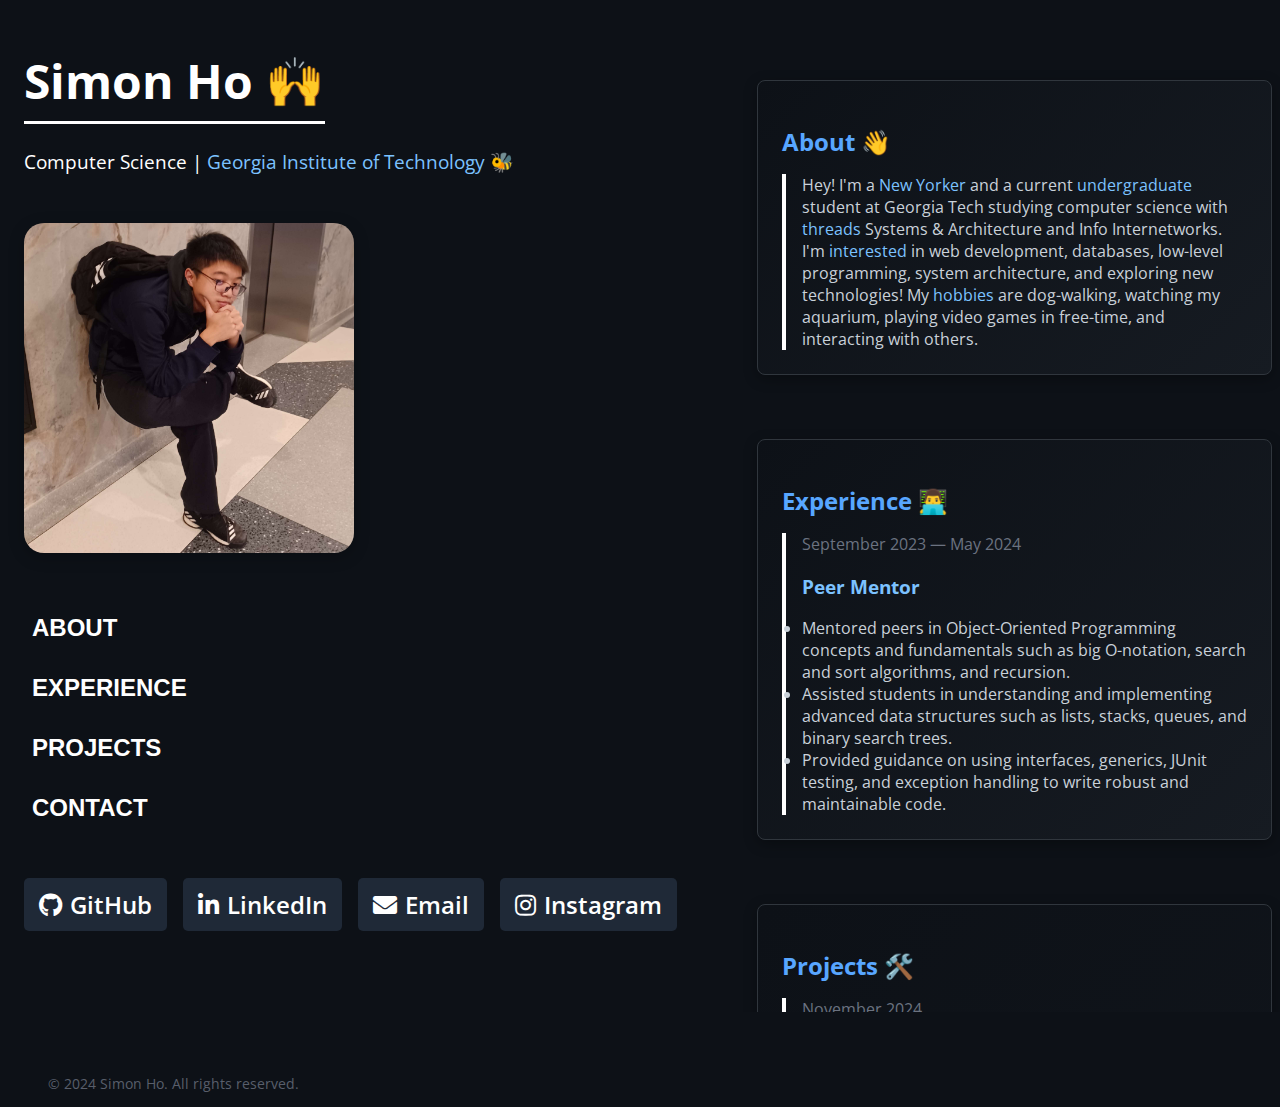
<file: index.html>
<!DOCTYPE html>
<html lang="en">
  <head>
    <meta charset="UTF-8" />
    <meta name="viewport" content="width=device-width, initial-scale=1.0" />
    <title>Simon Ho</title>
    <!-- Link to external CSS and JS files -->
    <link rel="stylesheet" href="styles.css" />
    <link
      rel="stylesheet"
      href="https://cdnjs.cloudflare.com/ajax/libs/font-awesome/5.15.3/css/all.min.css"
    />
    <link
      href="https://fonts.googleapis.com/css?family=Open+Sans:300,400,600,700&display=swap"
      rel="stylesheet"
    />
    <link
      rel="stylesheet"
      href="https://cdnjs.cloudflare.com/ajax/libs/font-awesome/5.15.3/css/all.min.css"
    />

    <script src="app.js" defer></script>
  </head>
  <body>
    <div class="container">
      <div class="grid-container">
        <div>
          <h1 class="name-title">Simon Ho 🙌</h1>

          <p class="subtitle">
            Computer Science |
            <span class="blue-color">Georgia Institute of Technology 🐝 </span>
          </p>

          <p class="city"></p>
          <div class="profile-photo-container">
            <img
              src="whatamidoing.jpg"
              alt="Profile Photo"
              class="profile-photo"
            />
          </div>
          <div class="section">
            <button onclick="scrollToSection('about')" class="section-button">
              ABOUT
            </button>
            <button
              onclick="scrollToSection('experience')"
              class="section-button"
            >
              EXPERIENCE
            </button>
            <button
              onclick="scrollToSection('projects')"
              class="section-button"
            >
              PROJECTS
            </button>
            <button onclick="scrollToSection('contact')" class="section-button">
              CONTACT
            </button>
          </div>

          <div class="social-links">
            <a
              href="https://github.com/Nomitto"
              target="_blank"
              class="link-button github-button"
            >
              <i class="fab fa-github"></i> GitHub
            </a>
            <a
              href="https://www.linkedin.com/in/simon-ho-gatech/"
              target="_blank"
              class="link-button linkedin-button"
            >
              <i class="fab fa-linkedin-in"></i> LinkedIn
            </a>
            <a
              href="mailto:shonomis6788@gmail.com"
              class="link-button email-button"
            >
              <i class="fas fa-envelope"></i> Email
            </a>
            <a
              href="https://www.instagram.com/boredsimon/profilecard/?igsh=MWZsd3NrNWVzbDZqaw=="
              target="_blank"
              class="link-button instagram-button"
            >
              <i class="fab fa-instagram"></i> Instagram
            </a>
          </div>
        </div>
        <div class="space-y-6 scroll-container">
          <section id="about">
            <div class="github-box">
              <h2>About 👋</h2>
              <div class="bordered-box">
                <p>
                  Hey! I'm a
                  <span class="blue-color">New Yorker</span> and a current
                  <span class="blue-color">undergraduate</span> student at
                  Georgia Tech studying computer science with
                  <span class="blue-color">threads </span> Systems &
                  Architecture and Info Internetworks. I'm
                  <span class="blue-color">interested</span> in web development,
                  databases, low-level programming, system architecture, and
                  exploring new technologies! My
                  <span class="blue-color">hobbies</span> are dog-walking,
                  watching my aquarium, playing video games in free-time, and
                  interacting with others.
                </p>
              </div>
            </div>
          </section>
          <section id="experience">
            <div class="github-box">
              <h2>Experience 👨‍💻</h2>
              <div class="bordered-box">
                <p class="text-gray-500">September 2023 — May 2024</p>
                <h3><span class="blue-color">Peer Mentor</span></h3>
                <li>
                  Mentored peers in Object-Oriented Programming concepts and
                  fundamentals such as big O-notation, search and sort
                  algorithms, and recursion.
                </li>
                <li>
                  Assisted students in understanding and implementing advanced
                  data structures such as lists, stacks, queues, and binary
                  search trees.
                </li>
                <li>
                  Provided guidance on using interfaces, generics, JUnit
                  testing, and exception handling to write robust and
                  maintainable code.
                </li>
              </div>
            </div>
          </section>
          <section id="projects">
            <div class="github-box">
              <h2>Projects 🛠️</h2>

              <div class="bordered-box">
                <p class="text-gray-500">November 2024</p>
                <h3 class="blue-color">This Website</h3>
                <ul>
                  <li style="margin-bottom: 1rem">
                    This portfolio website was made with vanilla HTML, CSS, and
                    Javascript!
                  </li>
                  <li style="margin-bottom: 1rem">
                    Hosts my social media links, projects, and experience.
                  </li>
                  <div style="margin-bottom: 3rem" class="tech-tags">
                    <span class="tech-tag">JavaScript</span>
                    <span class="tech-tag">CSS</span>
                    <span class="tech-tag">HTML</span>
                  </div>
                </ul>
              </div>

              <div class="bordered-box">
                <p class="text-gray-500">September 2024</p>
                <h3 class="blue-color">
                  GroupSync
                  <button
                    onclick="window.open('https://github.com/Nomitto/GroupSyncHackathon', '_blank')"
                    class="project-button"
                  >
                    <i class="fas fa-external-link-alt"></i>
                  </button>
                </h3>

                <ul>
                  <li>
                    Created a group calendar web application at HackGT 2024
                    using React, Node.js, and Firebase, enabling users to share
                    availability and form a heatmap of available times for
                    friend meetups.
                  </li>
                  <li style="margin-bottom: 1rem">
                    Utilized Google Calendar API for fetching user availability
                    with FreeBusy query.
                  </li>
                  <div style="margin-bottom: 3rem" class="tech-tags">
                    <span class="tech-tag">JavaScript</span>
                    <span class="tech-tag">TypeScript</span>
                    <span class="tech-tag">React</span>
                    <span class="tech-tag">HTML</span>
                    <span class="tech-tag">CSS</span>
                    <span class="tech-tag">Node.js</span>
                    <span class="tech-tag">Firebase</span>
                    <span class="tech-tag">Git</span>
                  </div>
                </ul>
              </div>

              <div class="bordered-box">
                <p class="text-gray-500">October 2023</p>
                <h3 class="blue-color">
                  Animal Of The Day
                  <button
                    onclick="window.open('https://www.simonho.io/animal-of-the-day', '_blank')"
                    class="project-button"
                  >
                    <i class="fas fa-external-link-alt"></i>
                  </button>
                </h3>
                <ul>
                  <li style="margin-bottom: 1rem">
                    Built a full-stack web application using Flask and
                    JavaScript that fetches and displays information about
                    different animals dynamically using the OpenAI GPT 3.5 API.
                  </li>
                  <li style="margin-bottom: 1rem">
                    Deployed completed web app to a DigitalOcean VM.
                  </li>
                  <div style="margin-bottom: 3rem" class="tech-tags">
                    <span class="tech-tag">JavaScript</span>
                    <span class="tech-tag">HTML</span>
                    <span class="tech-tag">CSS</span>
                    <span class="tech-tag">Flask</span>
                    <span class="tech-tag">Web-Scraping</span>
                  </div>
                </ul>
              </div>

              <div class="bordered-box">
                <p class="text-gray-500">Feburary 2024</p>
                <h3 class="blue-color">Red-Black-Tree Song Searcher</h3>
                <ul>
                  <li style="margin-bottom: 1rem">
                    Developed a full-stack song application with a partner,
                    implementing a Red-Black Tree algorithm for efficient song
                    searching.
                  </li>
                  <li style="margin-bottom: 1rem">
                    Built backend logic to read CSV files and implemented
                    methods to filter songs based on user input.
                  </li>
                  <div style="margin-bottom: 3rem" class="tech-tags">
                    <span class="tech-tag">Java</span>
                    <span class="tech-tag">Git</span>
                    <span class="tech-tag">Bash</span>
                  </div>
                </ul>
              </div>

              <div class="bordered-box">
                <p class="text-gray-500">November 2023</p>
                <h3 class="blue-color">
                  Complexify AI Art Editor
                  <button
                    onclick="window.open('https://github.com/Sheeper23/complexify', '_blank')"
                    class="project-button"
                  >
                    <i class="fas fa-external-link-alt"></i>
                  </button>
                </h3>
                <ul>
                  <li style="margin-bottom: 1rem">
                    Developed a full-stack web application using React and
                    Tailwind, with a Flask backend at MadHacks 2023.
                  </li>
                  <li style="margin-bottom: 1rem">
                    Integrated OpenAI DALL-E to transform user sketches into
                    sophisticated drawings.
                  </li>
                  <div style="margin-bottom: 3rem" class="tech-tags">
                    <span class="tech-tag">React</span>
                    <span class="tech-tag">HTML</span>
                    <span class="tech-tag">CSS</span>
                    <span class="tech-tag">Flask</span>
                    <span class="tech-tag">Tailwind</span>
                  </div>
                </ul>
              </div>

              <div class="bordered-box">
                <p class="text-gray-500">September 2023</p>
                <h3 class="blue-color">
                  To-Do List
                  <button
                    onclick="window.open('https://www.simonho.io/to-do/', '_blank')"
                    class="project-button"
                  >
                    <i class="fas fa-external-link-alt"></i>
                  </button>
                </h3>
                <ul>
                  <li style="margin-bottom: 1rem">
                    Built client-sided, Front End To-Do application including
                    features such as functioning checkboxes and deletion of
                    tasks with HTML, JS, and CSS
                  </li>
                  <li style="margin-bottom: 1rem">
                    Added engaging animations for query text boxes and item
                    hover effects
                  </li>
                  <div style="margin-bottom: 3rem" class="tech-tags">
                    <span class="tech-tag">JavaScript</span>
                    <span class="tech-tag">HTML</span>
                    <span class="tech-tag">CSS</span>
                  </div>
                </ul>
              </div>
            </div>
          </section>
          <section id="contact">
            <h2 class="blue-color">Contact 📬</h2>
            <p>
              You can contact me by clicking any of the social media icons on
              the left! Or feel free to reachout on
              <span class="blue-color">Discord </span> at
              <span class="blue-color">BoredSimon </span>
            </p>
          </section>
        </div>
      </div>
    </div>
    <footer class="footer-trademark">
      <p>&copy; 2024 Simon Ho. All rights reserved.</p>
    </footer>
  </body>
</html>
</file>
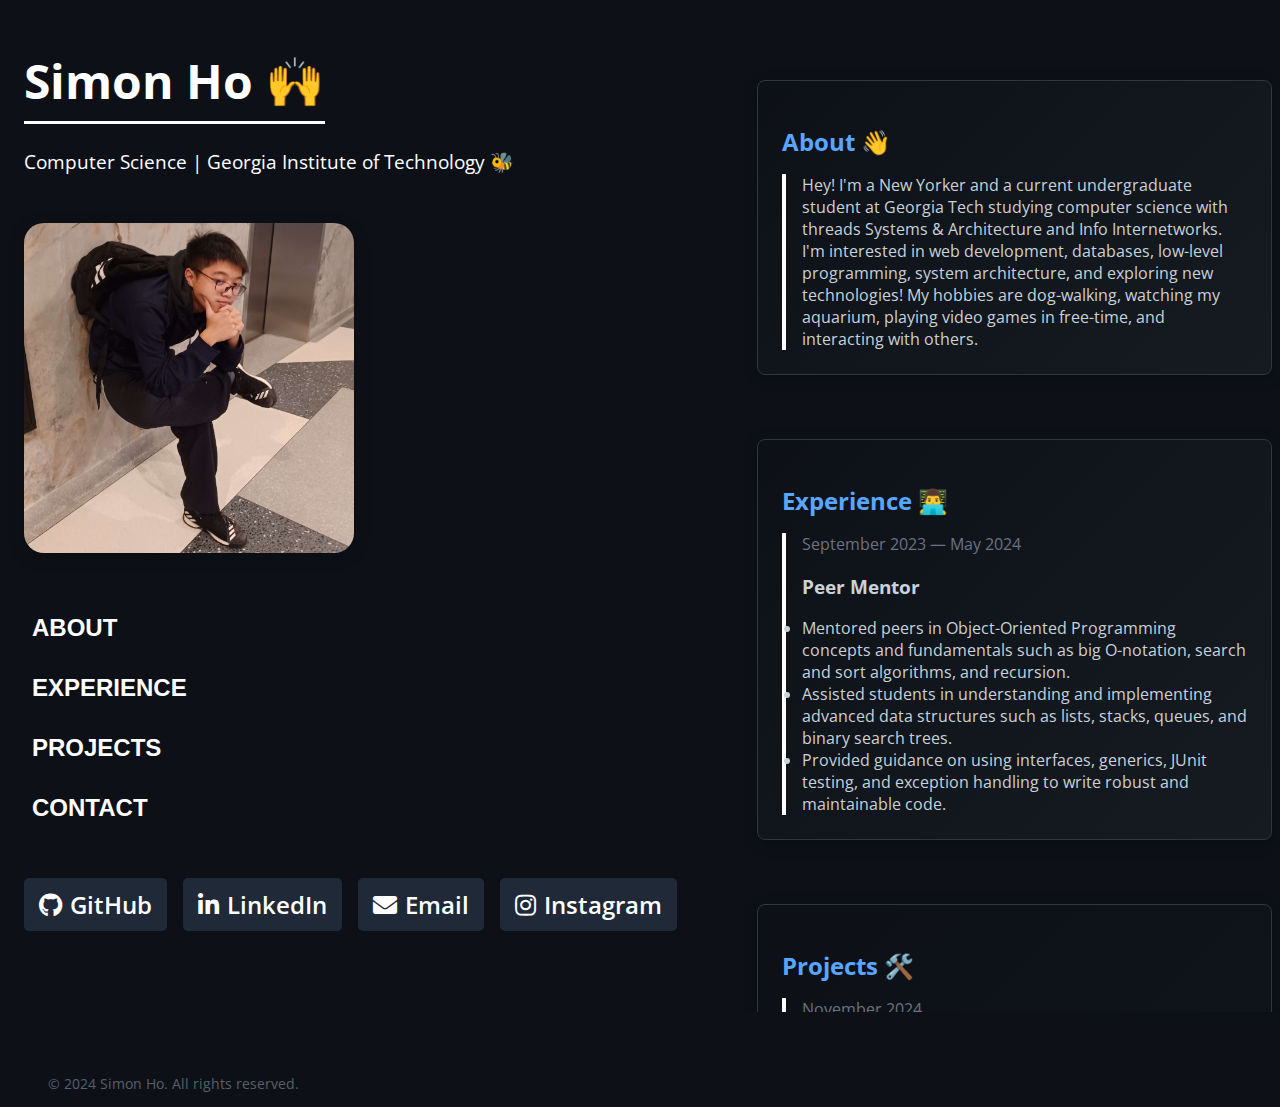
<file: src/index.html>
<!DOCTYPE html>
<html lang="en">
  <head>
    <meta charset="UTF-8" />
    <meta name="viewport" content="width=device-width, initial-scale=1.0" />
    <title>Simon Ho</title>
    <!-- Link to external CSS and JS files -->
    <link rel="stylesheet" href="styles.css" />
    <link
      rel="stylesheet"
      href="https://cdnjs.cloudflare.com/ajax/libs/font-awesome/5.15.3/css/all.min.css"
    />
    <link
      href="https://fonts.googleapis.com/css?family=Open+Sans:300,400,600,700&display=swap"
      rel="stylesheet"
    />
    <link
      rel="stylesheet"
      href="https://cdnjs.cloudflare.com/ajax/libs/font-awesome/5.15.3/css/all.min.css"
    />

    <script src="app.js" defer></script>
  </head>
  <body>
    <div class="container">
      <div class="grid-container">
        <div>
          <h1 class="name-title">Simon Ho 🙌</h1>

          <p class="subtitle">
            Computer Science |
            <span class="blue-color">Georgia Institute of Technology 🐝 </span>
          </p>

          <p class="city"></p>
          <div class="profile-photo-container">
            <img
              src="whatamidoing.jpg"
              alt="Profile Photo"
              class="profile-photo"
            />
          </div>
          <div class="section">
            <button onclick="scrollToSection('about')" class="section-button">
              ABOUT
            </button>
            <button
              onclick="scrollToSection('experience')"
              class="section-button"
            >
              EXPERIENCE
            </button>
            <button
              onclick="scrollToSection('projects')"
              class="section-button"
            >
              PROJECTS
            </button>
            <button onclick="scrollToSection('contact')" class="section-button">
              CONTACT
            </button>
          </div>

          <div class="social-links">
            <a
              href="https://github.com/Nomitto"
              target="_blank"
              class="link-button github-button"
            >
              <i class="fab fa-github"></i> GitHub
            </a>
            <a
              href="https://www.linkedin.com/in/simon-ho-gatech/"
              target="_blank"
              class="link-button linkedin-button"
            >
              <i class="fab fa-linkedin-in"></i> LinkedIn
            </a>
            <a
              href="mailto:shonomis6788@gmail.com"
              class="link-button email-button"
            >
              <i class="fas fa-envelope"></i> Email
            </a>
            <a
              href="https://www.instagram.com/boredsimon/profilecard/?igsh=MWZsd3NrNWVzbDZqaw=="
              target="_blank"
              class="link-button instagram-button"
            >
              <i class="fab fa-instagram"></i> Instagram
            </a>
          </div>
        </div>
        <div class="space-y-6 scroll-container">
          <section id="about">
            <div class="github-box">
              <h2>About 👋</h2>
              <div class="bordered-box">
                <p>
                  Hey! I'm a
                  <span class="blue-color">New Yorker</span> and a current
                  <span class="blue-color">undergraduate</span> student at
                  Georgia Tech studying computer science with
                  <span class="blue-color">threads </span> Systems &
                  Architecture and Info Internetworks. I'm
                  <span class="blue-color">interested</span> in web development,
                  databases, low-level programming, system architecture, and
                  exploring new technologies! My
                  <span class="blue-color">hobbies</span> are dog-walking,
                  watching my aquarium, playing video games in free-time, and
                  interacting with others.
                </p>
              </div>
            </div>
          </section>
          <section id="experience">
            <div class="github-box">
              <h2>Experience 👨‍💻</h2>
              <div class="bordered-box">
                <p class="text-gray-500">September 2023 — May 2024</p>
                <h3><span class="blue-color">Peer Mentor</span></h3>
                <li>
                  Mentored peers in Object-Oriented Programming concepts and
                  fundamentals such as big O-notation, search and sort
                  algorithms, and recursion.
                </li>
                <li>
                  Assisted students in understanding and implementing advanced
                  data structures such as lists, stacks, queues, and binary
                  search trees.
                </li>
                <li>
                  Provided guidance on using interfaces, generics, JUnit
                  testing, and exception handling to write robust and
                  maintainable code.
                </li>
              </div>
            </div>
          </section>
          <section id="projects">
            <div class="github-box">
              <h2>Projects 🛠️</h2>

              <div class="bordered-box">
                <p class="text-gray-500">November 2024</p>
                <h3 class="blue-color">This Website</h3>
                <ul>
                  <li style="margin-bottom: 1rem">
                    This portfolio website was made with vanilla HTML, CSS, and
                    Javascript!
                  </li>
                  <li style="margin-bottom: 1rem">
                    Hosts my social media links, projects, and experience.
                  </li>
                </ul>
                <div style="margin-bottom: 3rem" class="tech-tags">
                  <span class="tech-tag">JavaScript</span>
                  <span class="tech-tag">CSS</span>
                  <span class="tech-tag">HTML</span>
                </div>
              </div>

              <div class="bordered-box">
                <p class="text-gray-500">September 2024</p>
                <h3 class="blue-color">
                  GroupSync
                  <button
                    onclick="window.open('https://github.com/Nomitto/GroupSyncHackathon', '_blank')"
                    class="project-button"
                  >
                    <i class="fas fa-external-link-alt"></i>
                  </button>
                </h3>

                <ul>
                  <li>
                    Created a group calendar web application at HackGT 2024
                    using React, Node.js, and Firebase, enabling users to share
                    availability and form a heatmap of available times for
                    friend meetups.
                  </li>
                  <li style="margin-bottom: 1rem">
                    Utilized Google Calendar API for fetching user availability
                    with FreeBusy query.
                  </li>
                  <div style="margin-bottom: 3rem" class="tech-tags">
                    <span class="tech-tag">JavaScript</span>
                    <span class="tech-tag">TypeScript</span>
                    <span class="tech-tag">React</span>
                    <span class="tech-tag">HTML</span>
                    <span class="tech-tag">CSS</span>
                    <span class="tech-tag">Node.js</span>
                    <span class="tech-tag">Firebase</span>
                    <span class="tech-tag">Git</span>
                  </div>
                </ul>
              </div>

              <div class="bordered-box">
                <p class="text-gray-500">October 2023</p>
                <h3 class="blue-color">
                  Animal Of The Day
                  <button
                    onclick="window.open('https://simonho.io/animal-of-the-day', '_blank')"
                    class="project-button"
                  >
                    <i class="fas fa-external-link-alt"></i>
                  </button>
                </h3>
                <ul>
                  <li style="margin-bottom: 1rem">
                    Built a full-stack web application using Flask and
                    JavaScript that fetches and displays information about
                    different animals dynamically using the OpenAI GPT 3.5 API.
                  </li>
                  <li style="margin-bottom: 1rem">
                    Deployed completed web app to a DigitalOcean VM.
                  </li>
                  <div style="margin-bottom: 3rem" class="tech-tags">
                    <span class="tech-tag">JavaScript</span>
                    <span class="tech-tag">HTML</span>
                    <span class="tech-tag">CSS</span>
                    <span class="tech-tag">Flask</span>
                    <span class="tech-tag">Web-Scraping</span>
                  </div>
                </ul>
              </div>

              <div class="bordered-box">
                <p class="text-gray-500">Feburary 2024</p>
                <h3 class="blue-color">Red-Black-Tree Song Searcher</h3>
                <ul>
                  <li style="margin-bottom: 1rem">
                    Developed a full-stack song application with a partner,
                    implementing a Red-Black Tree algorithm for efficient song
                    searching.
                  </li>
                  <li style="margin-bottom: 1rem">
                    Built backend logic to read CSV files and implemented
                    methods to filter songs based on user input.
                  </li>
                </ul>
                <div style="margin-bottom: 3rem" class="tech-tags">
                  <span class="tech-tag">Java</span>
                  <span class="tech-tag">Git</span>
                  <span class="tech-tag">Bash</span>
                </div>
              </div>

              <div class="bordered-box">
                <p class="text-gray-500">November 2023</p>
                <h3 class="blue-color">
                  Complexify AI Art Editor
                  <button
                    onclick="window.open('https://github.com/Sheeper23/complexify', '_blank')"
                    class="project-button"
                  >
                    <i class="fas fa-external-link-alt"></i>
                  </button>
                </h3>
                <ul>
                  <li style="margin-bottom: 1rem">
                    Developed a full-stack web application using React and
                    Tailwind, with a Flask backend at MadHacks 2023.
                  </li>
                  <li style="margin-bottom: 1rem">
                    Integrated OpenAI DALL-E to transform user sketches into
                    sophisticated drawings.
                  </li>
                </ul>
                <div style="margin-bottom: 3rem" class="tech-tags">
                  <span class="tech-tag">React</span>
                  <span class="tech-tag">HTML</span>
                  <span class="tech-tag">CSS</span>
                  <span class="tech-tag">Flask</span>
                  <span class="tech-tag">Tailwind</span>
                </div>
              </div>

              <div class="bordered-box">
                <p class="text-gray-500">September 2023</p>
                <h3 class="blue-color">
                  To-Do List
                  <button
                    onclick="window.open('https://www.simonho.io/to-do/', '_blank')"
                    class="project-button"
                  >
                    <i class="fas fa-external-link-alt"></i>
                  </button>
                </h3>
                <ul>
                  <li style="margin-bottom: 1rem">
                    Built client-sided, Front End To-Do application including
                    features such as functioning checkboxes and deletion of
                    tasks with HTML, JS, and CSS
                  </li>
                  <li style="margin-bottom: 1rem">
                    Added engaging animations for query text boxes and item
                    hover effects
                  </li>
                </ul>
                <div style="margin-bottom: 3rem" class="tech-tags">
                  <span class="tech-tag">JavaScript</span>
                  <span class="tech-tag">HTML</span>
                  <span class="tech-tag">CSS</span>
                </div>
              </div>
            </div>
          </section>
          <section id="contact">
            <h2 class="blue-color">Contact 📬</h2>
            <p>
              You can contact me by clicking any of the social media icons on
              the left! Or feel free to reachout on
              <span class="blue-color">Discord </span> at
              <span class="blue-color">BoredSimon </span>
            </p>
          </section>
        </div>
      </div>
    </div>
    <footer class="footer-trademark">
      <p>&copy; 2024 Simon Ho. All rights reserved.</p>
    </footer>
  </body>
</html>
</file>
<file: styles.css>
body {
  font-family: "Open Sans", sans-serif;
  margin: 0;
  padding: 0;
  color: #ffffff;
  background-color: #0d1117;
  background-repeat: no-repeat;
  background-size: cover;
  background-attachment: fixed;
}

.container {
  width: 100%;
  max-width: 1280px;
  margin: 0 auto;
  padding: 3rem 1.5rem;
}

.grid-container {
  display: grid;
  grid-template-columns: 1fr;
  gap: 3rem;
}

@media (min-width: 768px) {
  .grid-container {
    grid-template-columns: 1fr 1fr;
  }
}

h1 {
  font-size: 3rem;
  font-weight: 700;
  margin: 0;
}

.subtitle {
  font-size: 1.2rem;
  margin-top: 0.5rem;
  margin-bottom: 2rem;
}

.city {
  font-size: 1.5rem;
  font-weight: 700;
  margin: 0;
}

.section {
  margin-top: 3rem;
}

.section-title {
  border-bottom: 1px solid rgba(255, 255, 255, 0.25);
  padding-bottom: 0.5rem;
  font-weight: 700;
  margin: 0;
}

.section-subtitle {
  border-bottom: 1px solid rgba(255, 255, 255, 0.25);
  padding: 0.5rem 0;
  font-weight: 700;
  margin: 0;
}

.social-links {
  display: flex;
  margin-top: 3rem;
}

.social-links a {
  color: #ffffff;
  margin-right: 1rem;
  text-decoration: none;
  font-size: 1.5rem;
}

.social-links a:last-child {
  margin-right: 0;
}

.space-y-6 > * + * {
  margin-top: 1.5rem;
}

.small-text-container {
  font-size: 0.875rem;
  margin-top: 3rem;
}

.small-text-container > * + * {
  margin-top: 1.5rem;
}

.bordered-box {
  border-left: 4px solid #ffffff;
  padding-left: 1rem;
}

.text-gray-500 {
  color: #6b7280;
}

.font-bold {
  font-weight: 700;
}

.tag-container {
  display: flex;
  flex-wrap: wrap;
  margin-top: 1rem;
}

.tag {
  background-color: #1f2937;
  color: #ffffff;
  padding: 0.25rem 0.75rem;
  font-size: 0.75rem;
  border-radius: 0.25rem;
  margin-right: 0.5rem;
  margin-bottom: 0.5rem;
  text-decoration: none;
}

.tag:last-child {
  margin-right: 0;
}

.profile-photo {
  width: 330px; /* Set the width to make it large */
  height: 330px; /* Set equal height for a square */
  border-radius: 20px; /* Rounded corners */
  object-fit: cover; /* Crop the image to fit the square */
  margin-top: 1rem;
  box-shadow: 0px 4px 15px rgba(0, 0, 0, 0.25); /* Optional shadow for added depth */
}

.blue-color {
  color: rgb(124, 194, 255); /* Color that was originally set inline */
}
.name-title {
  font-size: 3rem;
  font-weight: 700;
  margin: 0;
  margin-bottom: 1rem; /* Space between the name and the line */
  padding-bottom: 0.5rem; /* Adds some space between text and line */
  border-bottom: 3px solid #ffffff; /* The line under the name */
  display: inline-block; /* Optional: Keeps the line length the same as the name */
}
.link-button {
  display: inline-flex;
  align-items: center;
  padding: 10px 15px;
  margin-right: 1rem;
  background-color: #1f2937; /* Dark button color */
  color: #ffffff; /* White text */
  border-radius: 5px; /* Slightly rounded corners */
  text-decoration: none; /* Remove underline */
  font-size: 1rem;
  font-weight: 600;
  transition: background-color 0.3s ease, transform 0.3s ease; /* Smooth hover effect */
}

.link-button i {
  margin-right: 8px; /* Space between icon and text */
}

.link-button:hover {
  background-color: #374151; /* Lighter color on hover */
  transform: scale(1.05); /* Slightly increase size on hover */
}

/* Remove Navbar */
.navbar {
  display: none;
}

/* Section Button Styling */
.section-button {
  display: block;
  background: none;
  border: none;
  color: #ffffff;
  font-size: 1.5rem;
  font-weight: 700;
  cursor: pointer;
  margin-bottom: 1rem;
  text-align: left;
  padding: 0.5rem;
  transition: color 0.3s ease;
}

.section-button:hover {
  color: #1e90ff; /* Highlight color on hover */
}

/* Scrollable Content Styling */
.scroll-container {
  overflow-y: auto; /* Enable scrolling */
  padding: 2rem;
  height: 100vh; /* Full height for the container */
  scroll-behavior: smooth; /* Smooth scrolling */
}

.scroll-container section {
  margin-bottom: 4rem; /* Space between sections */
}
.github-box {
  background: linear-gradient(135deg, #0d1117, #161b22);
  border: 1px solid #30363d;
  border-radius: 8px;
  padding: 1.5rem;
  margin-bottom: 2rem;
  box-shadow: 0 4px 14px rgba(0, 0, 0, 0.3);
  color: #c9d1d9;
  transition: box-shadow 0.3s ease, border-color 0.3s ease;
}

.github-box:hover {
  border-color: #1e90ff; /* Change border color to blue on hover */
  box-shadow: 0 0 20px #1e90ff; /* Add blue glow around the box */
}

.github-box h2 {
  color: #58a6ff; /* Lighter color for headings, similar to link colors on GitHub */
  margin-bottom: 1rem;
}

.github-box p {
  margin: 0;
  font-size: 1rem;
}

.tech-tags {
  display: flex;
  flex-wrap: wrap; /* This allows the tags to wrap onto the next line */
  gap: 0.5rem; /* Adds spacing between the tags */
  margin-top: 1rem; /* Adds margin at the top for spacing from the list above */
}

.tech-tag {
  background-color: #1f2937; /* Equivalent to bg-gray-800 */
  padding: 0.25rem 0.75rem; /* Equivalent to py-1 px-3 */
  font-size: 0.75rem; /* Equivalent to text-xs */
  border-radius: 0.25rem; /* Equivalent to rounded */
  color: #ffffff; /* Text color to ensure visibility */
  white-space: nowrap; /* Prevents text inside each tag from wrapping */
}

.tech-tag:last-child {
  margin-right: 0; /* Remove margin from the last tag */
}

.footer-trademark {
  margin-left: 3rem;
  bottom: 1rem;
  left: 1rem;
  font-size: 0.875rem;
  color: #6b7280; /* Light gray color */
  opacity: 0.8; /* Slightly transparent */
}

.project-button {
  background-color: transparent; /* No background to let the icon stand out */
  color: #1e90ff; /* Blue color for the icon */
  border: none; /* Remove border */
  padding: 0.5rem; /* Padding to make the button easy to click */
  margin-top: 0.5rem; /* Space above the button */
  cursor: pointer; /* Pointer cursor for interactivity */
  border-radius: 0.25rem; /* Rounded corners */
  transition: color 0.3s ease;
  font-size: 1.5rem; /* Make the icon larger */
}

.project-button:hover {
  color: #0f78d1; /* Darken color on hover */
}

.github-box h3.blue-color {
  color: rgb(124, 194, 255) !important;
}
</file>
<file: src/styles.css>
body {
  font-family: "Open Sans", sans-serif;
  margin: 0;
  padding: 0;
  color: #ffffff;
  background-color: #0d1117;
  background-repeat: no-repeat;
  background-size: cover;
  background-attachment: fixed;
}

.container {
  width: 100%;
  max-width: 1280px;
  margin: 0 auto;
  padding: 3rem 1.5rem;
}

.grid-container {
  display: grid;
  grid-template-columns: 1fr;
  gap: 3rem;
}

@media (min-width: 768px) {
  .grid-container {
    grid-template-columns: 1fr 1fr;
  }
}

h1 {
  font-size: 3rem;
  font-weight: 700;
  margin: 0;
}

.subtitle {
  font-size: 1.2rem;
  margin-top: 0.5rem;
  margin-bottom: 2rem;
}

.city {
  font-size: 1.5rem;
  font-weight: 700;
  margin: 0;
}

.section {
  margin-top: 3rem;
}

.section-title {
  border-bottom: 1px solid rgba(255, 255, 255, 0.25);
  padding-bottom: 0.5rem;
  font-weight: 700;
  margin: 0;
}

.section-subtitle {
  border-bottom: 1px solid rgba(255, 255, 255, 0.25);
  padding: 0.5rem 0;
  font-weight: 700;
  margin: 0;
}

.social-links {
  display: flex;
  margin-top: 3rem;
}

.social-links a {
  color: #ffffff;
  margin-right: 1rem;
  text-decoration: none;
  font-size: 1.5rem;
}

.social-links a:last-child {
  margin-right: 0;
}

.space-y-6 > * + * {
  margin-top: 1.5rem;
}

.small-text-container {
  font-size: 0.875rem;
  margin-top: 3rem;
}

.small-text-container > * + * {
  margin-top: 1.5rem;
}

.bordered-box {
  border-left: 4px solid #ffffff;
  padding-left: 1rem;
}

.text-gray-500 {
  color: #6b7280;
}

.font-bold {
  font-weight: 700;
}

.tag-container {
  display: flex;
  flex-wrap: wrap;
  margin-top: 1rem;
}

.tag {
  background-color: #1f2937;
  color: #ffffff;
  padding: 0.25rem 0.75rem;
  font-size: 0.75rem;
  border-radius: 0.25rem;
  margin-right: 0.5rem;
  margin-bottom: 0.5rem;
  text-decoration: none;
}

.tag:last-child {
  margin-right: 0;
}

.profile-photo {
  width: 330px; /* Set the width to make it large */
  height: 330px; /* Set equal height for a square */
  border-radius: 20px; /* Rounded corners */
  object-fit: cover; /* Crop the image to fit the square */
  margin-top: 1rem;
  box-shadow: 0px 4px 15px rgba(0, 0, 0, 0.25); /* Optional shadow for added depth */
}

.school-highlight {
  color: rgb(124, 194, 255); /* Color that was originally set inline */
}
.name-title {
  font-size: 3rem;
  font-weight: 700;
  margin: 0;
  margin-bottom: 1rem; /* Space between the name and the line */
  padding-bottom: 0.5rem; /* Adds some space between text and line */
  border-bottom: 3px solid #ffffff; /* The line under the name */
  display: inline-block; /* Optional: Keeps the line length the same as the name */
}
.link-button {
  display: inline-flex;
  align-items: center;
  padding: 10px 15px;
  margin-right: 1rem;
  background-color: #1f2937; /* Dark button color */
  color: #ffffff; /* White text */
  border-radius: 5px; /* Slightly rounded corners */
  text-decoration: none; /* Remove underline */
  font-size: 1rem;
  font-weight: 600;
  transition: background-color 0.3s ease, transform 0.3s ease; /* Smooth hover effect */
}

.link-button i {
  margin-right: 8px; /* Space between icon and text */
}

.link-button:hover {
  background-color: #374151; /* Lighter color on hover */
  transform: scale(1.05); /* Slightly increase size on hover */
}

/* Remove Navbar */
.navbar {
  display: none;
}

/* Section Button Styling */
.section-button {
  display: block;
  background: none;
  border: none;
  color: #ffffff;
  font-size: 1.5rem;
  font-weight: 700;
  cursor: pointer;
  margin-bottom: 1rem;
  text-align: left;
  padding: 0.5rem;
  transition: color 0.3s ease;
}

.section-button:hover {
  color: #1e90ff; /* Highlight color on hover */
}

/* Scrollable Content Styling */
.scroll-container {
  overflow-y: auto; /* Enable scrolling */
  padding: 2rem;
  height: 100vh; /* Full height for the container */
  scroll-behavior: smooth; /* Smooth scrolling */
}

.scroll-container section {
  margin-bottom: 4rem; /* Space between sections */
}
.github-box {
  background: linear-gradient(135deg, #0d1117, #161b22);
  border: 1px solid #30363d;
  border-radius: 8px;
  padding: 1.5rem;
  margin-bottom: 2rem;
  box-shadow: 0 4px 14px rgba(0, 0, 0, 0.3);
  color: #c9d1d9;
  transition: box-shadow 0.3s ease, border-color 0.3s ease;
}

.github-box:hover {
  border-color: #1e90ff; /* Change border color to blue on hover */
  box-shadow: 0 0 20px #1e90ff; /* Add blue glow around the box */
}

.github-box h2 {
  color: #58a6ff; /* Lighter color for headings, similar to link colors on GitHub */
  margin-bottom: 1rem;
}

.github-box p {
  margin: 0;
  font-size: 1rem;
}

.tech-tags {
  display: flex;
  flex-wrap: wrap; /* This allows the tags to wrap onto the next line */
  gap: 0.5rem; /* Adds spacing between the tags */
  margin-top: 1rem; /* Adds margin at the top for spacing from the list above */
}

.tech-tag {
  background-color: #1f2937; /* Equivalent to bg-gray-800 */
  padding: 0.25rem 0.75rem; /* Equivalent to py-1 px-3 */
  font-size: 0.75rem; /* Equivalent to text-xs */
  border-radius: 0.25rem; /* Equivalent to rounded */
  color: #ffffff; /* Text color to ensure visibility */
  white-space: nowrap; /* Prevents text inside each tag from wrapping */
}

.tech-tag:last-child {
  margin-right: 0; /* Remove margin from the last tag */
}

.footer-trademark {
  margin-left: 3rem;
  bottom: 1rem;
  left: 1rem;
  font-size: 0.875rem;
  color: #6b7280; /* Light gray color */
  opacity: 0.8; /* Slightly transparent */
}

.project-button {
  background-color: transparent; /* No background to let the icon stand out */
  color: #1e90ff; /* Blue color for the icon */
  border: none; /* Remove border */
  padding: 0.5rem; /* Padding to make the button easy to click */
  margin-top: 0.5rem; /* Space above the button */
  cursor: pointer; /* Pointer cursor for interactivity */
  border-radius: 0.25rem; /* Rounded corners */
  transition: color 0.3s ease;
  font-size: 1.5rem; /* Make the icon larger */
}

.project-button:hover {
  color: #0f78d1; /* Darken color on hover */
}
</file>
